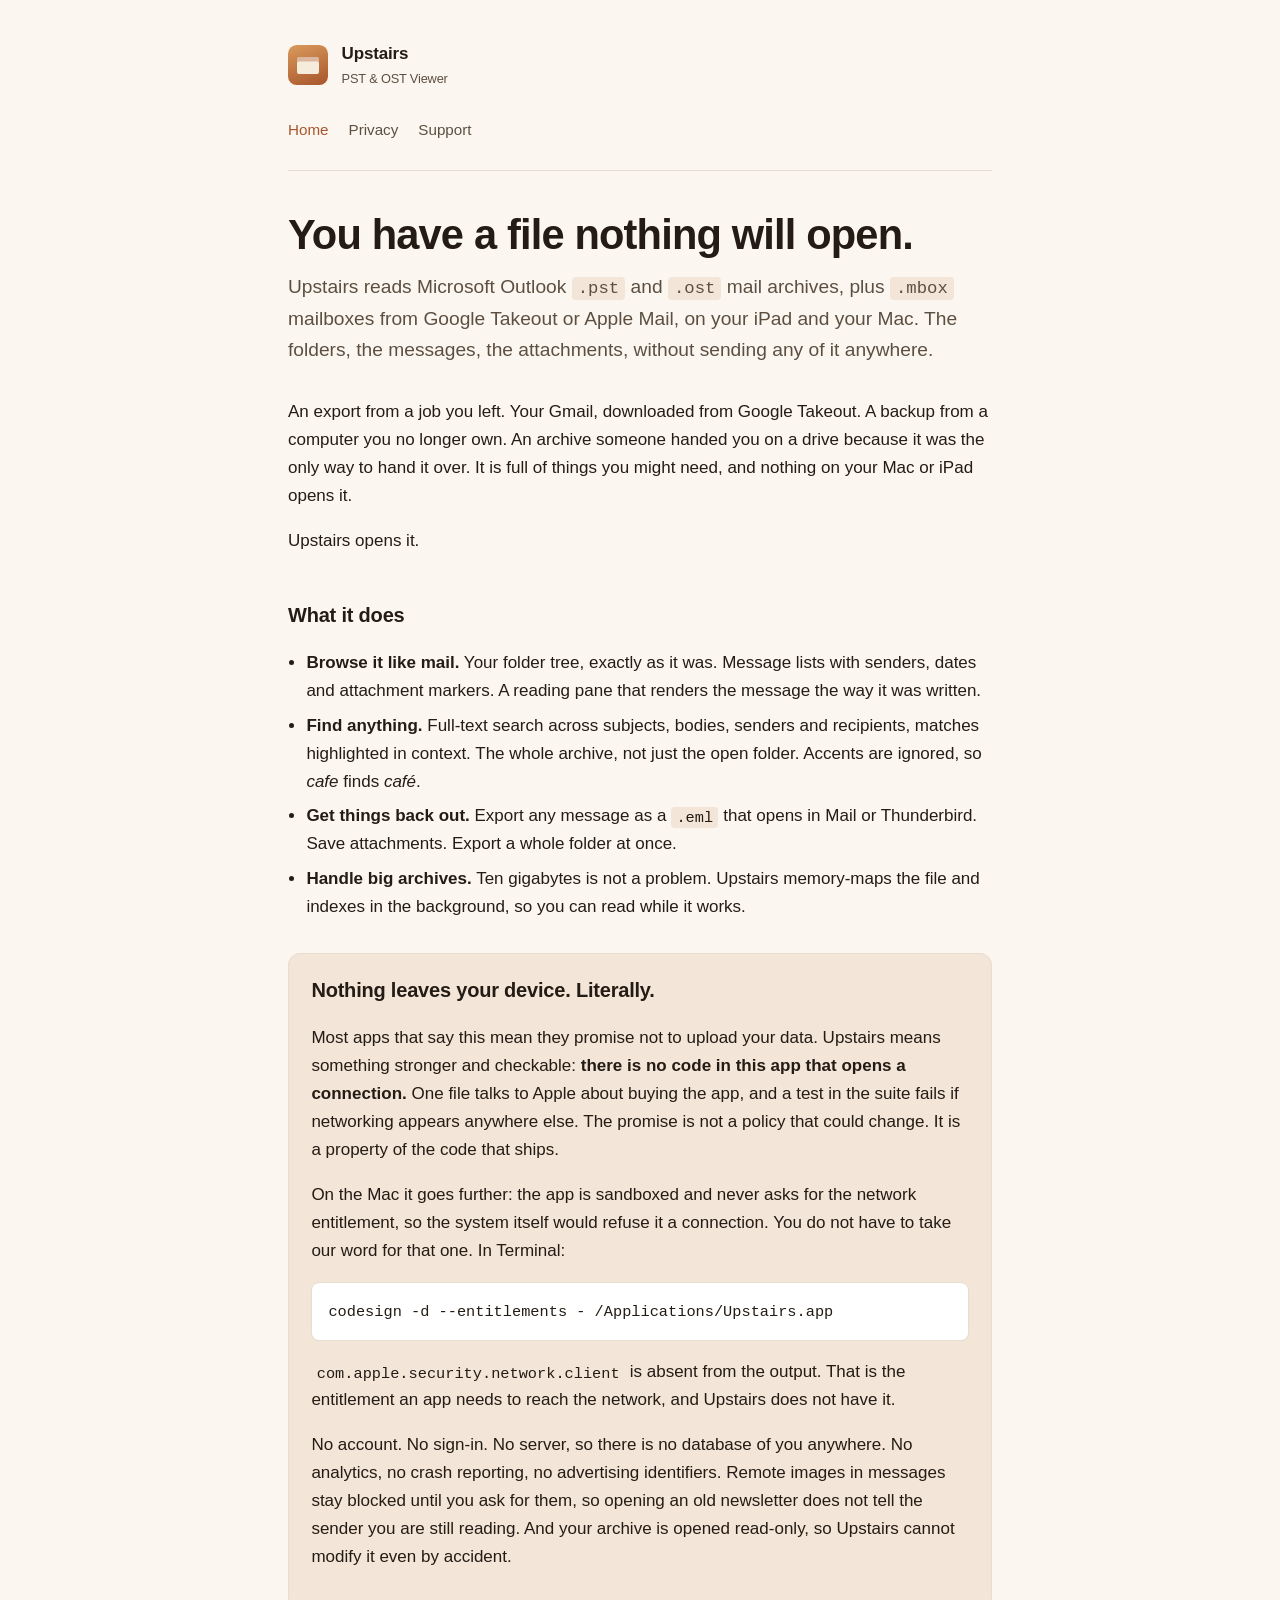
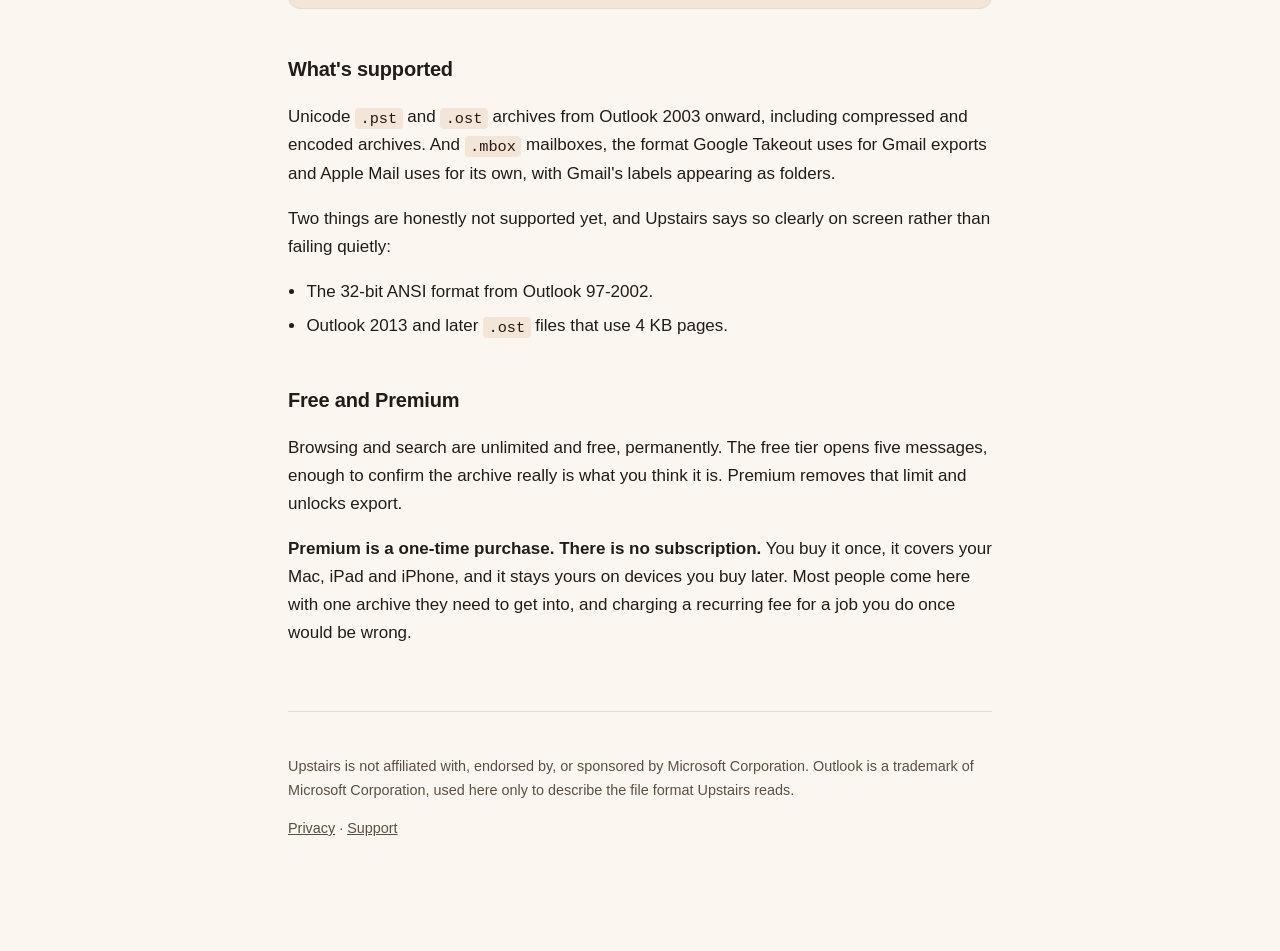
<file: index.html>
<!doctype html>
<html lang="en">
<head>
<meta charset="utf-8">
<meta name="viewport" content="width=device-width, initial-scale=1">
<title>Upstairs: open .pst, .ost and .mbox mail archives on iPad and Mac</title>
<meta name="description" content="Upstairs opens Microsoft Outlook .pst and .ost mail archives, plus .mbox mailboxes from Google Takeout or Apple Mail, on iPad and Mac, entirely offline. No account, no upload, no server to send it to.">
<link rel="stylesheet" href="style.css">
</head>
<body>
<div class="wrap">

<header>
    <div class="mark" role="img" aria-label="Upstairs app icon"></div>
    <div class="wordmark">Upstairs<span>PST &amp; OST Viewer</span></div>
</header>

<nav>
    <a href="index.html" aria-current="page">Home</a>
    <a href="privacy.html">Privacy</a>
    <a href="support.html">Support</a>
</nav>

<h1>You have a file nothing will open.</h1>

<p class="lede">Upstairs reads Microsoft Outlook <code>.pst</code> and <code>.ost</code>
mail archives, plus <code>.mbox</code> mailboxes from Google Takeout or Apple Mail, on
your iPad and your Mac. The folders, the messages, the attachments, without sending any
of it anywhere.</p>

<p>An export from a job you left. Your Gmail, downloaded from Google Takeout. A backup
from a computer you no longer own. An archive someone handed you on a drive because it
was the only way to hand it over. It is full of things you might need, and nothing on
your Mac or iPad opens it.</p>

<p>Upstairs opens it.</p>

<h2>What it does</h2>

<ul>
    <li><strong>Browse it like mail.</strong> Your folder tree, exactly as it was. Message
    lists with senders, dates and attachment markers. A reading pane that renders the
    message the way it was written.</li>
    <li><strong>Find anything.</strong> Full-text search across subjects, bodies, senders
    and recipients, matches highlighted in context. The whole archive, not just the open
    folder. Accents are ignored, so <em>cafe</em> finds <em>café</em>.</li>
    <li><strong>Get things back out.</strong> Export any message as a <code>.eml</code>
    that opens in Mail or Thunderbird. Save attachments. Export a whole folder at once.</li>
    <li><strong>Handle big archives.</strong> Ten gigabytes is not a problem. Upstairs
    memory-maps the file and indexes in the background, so you can read while it works.</li>
</ul>

<div class="claim">
<h2 style="margin-top:0">Nothing leaves your device. Literally.</h2>
<p>Most apps that say this mean they promise not to upload your data. Upstairs means
something stronger and checkable: <strong>there is no code in this app that opens a
connection.</strong> One file talks to Apple about buying the app, and a test in the suite
fails if networking appears anywhere else. The promise is not a policy that could change.
It is a property of the code that ships.</p>
<p>On the Mac it goes further: the app is sandboxed and never asks for the network
entitlement, so the system itself would refuse it a connection. You do not have to take
our word for that one. In Terminal:</p>
<pre><code>codesign -d --entitlements - /Applications/Upstairs.app</code></pre>
<p><code>com.apple.security.network.client</code> is absent from the output. That is the
entitlement an app needs to reach the network, and Upstairs does not have it.</p>
<p>No account. No sign-in. No server, so there is no database of you anywhere. No
analytics, no crash reporting, no advertising identifiers. Remote images in messages stay
blocked until you ask for them, so opening an old newsletter does not tell the sender you
are still reading. And your archive is opened read-only, so Upstairs cannot modify it even
by accident.</p>
</div>

<h2>What's supported</h2>

<p>Unicode <code>.pst</code> and <code>.ost</code> archives from Outlook 2003 onward,
including compressed and encoded archives. And <code>.mbox</code> mailboxes, the format
Google Takeout uses for Gmail exports and Apple Mail uses for its own, with Gmail's
labels appearing as folders.</p>

<p>Two things are honestly not supported yet, and Upstairs says so clearly on screen
rather than failing quietly:</p>

<ul>
    <li>The 32-bit ANSI format from Outlook 97-2002.</li>
    <li>Outlook 2013 and later <code>.ost</code> files that use 4&nbsp;KB pages.</li>
</ul>

<h2>Free and Premium</h2>

<p>Browsing and search are unlimited and free, permanently. The free tier opens five
messages, enough to confirm the archive really is what you think it is. Premium removes
that limit and unlocks export.</p>

<p><strong>Premium is a one-time purchase. There is no subscription.</strong> You buy it
once, it covers your Mac, iPad and iPhone, and it stays yours on devices you buy later.
Most people come here with one archive they need to get into, and charging a recurring fee
for a job you do once would be wrong.</p>

<footer>
    <p>Upstairs is not affiliated with, endorsed by, or sponsored by Microsoft Corporation.
    Outlook is a trademark of Microsoft Corporation, used here only to describe the file
    format Upstairs reads.</p>
    <p><a href="privacy.html">Privacy</a> · <a href="support.html">Support</a></p>
</footer>

</div>
</body>
</html>
</file>
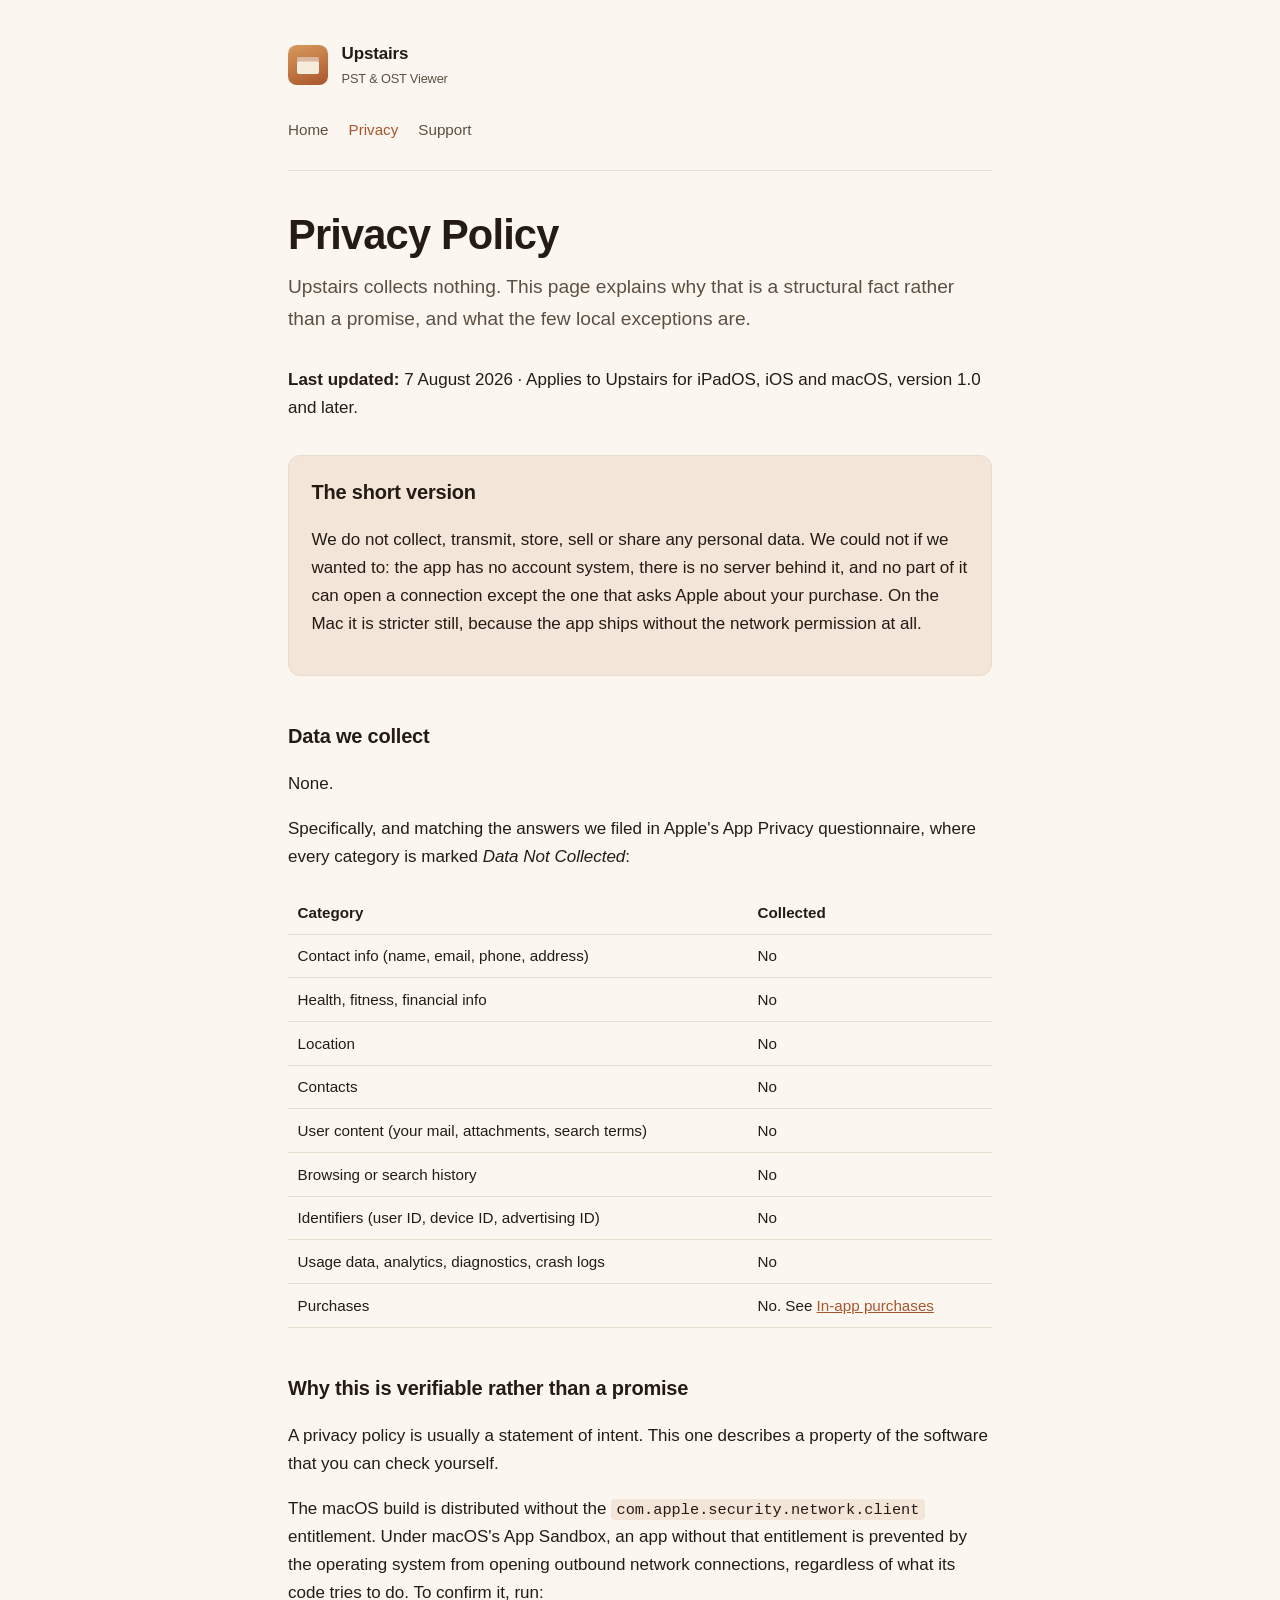
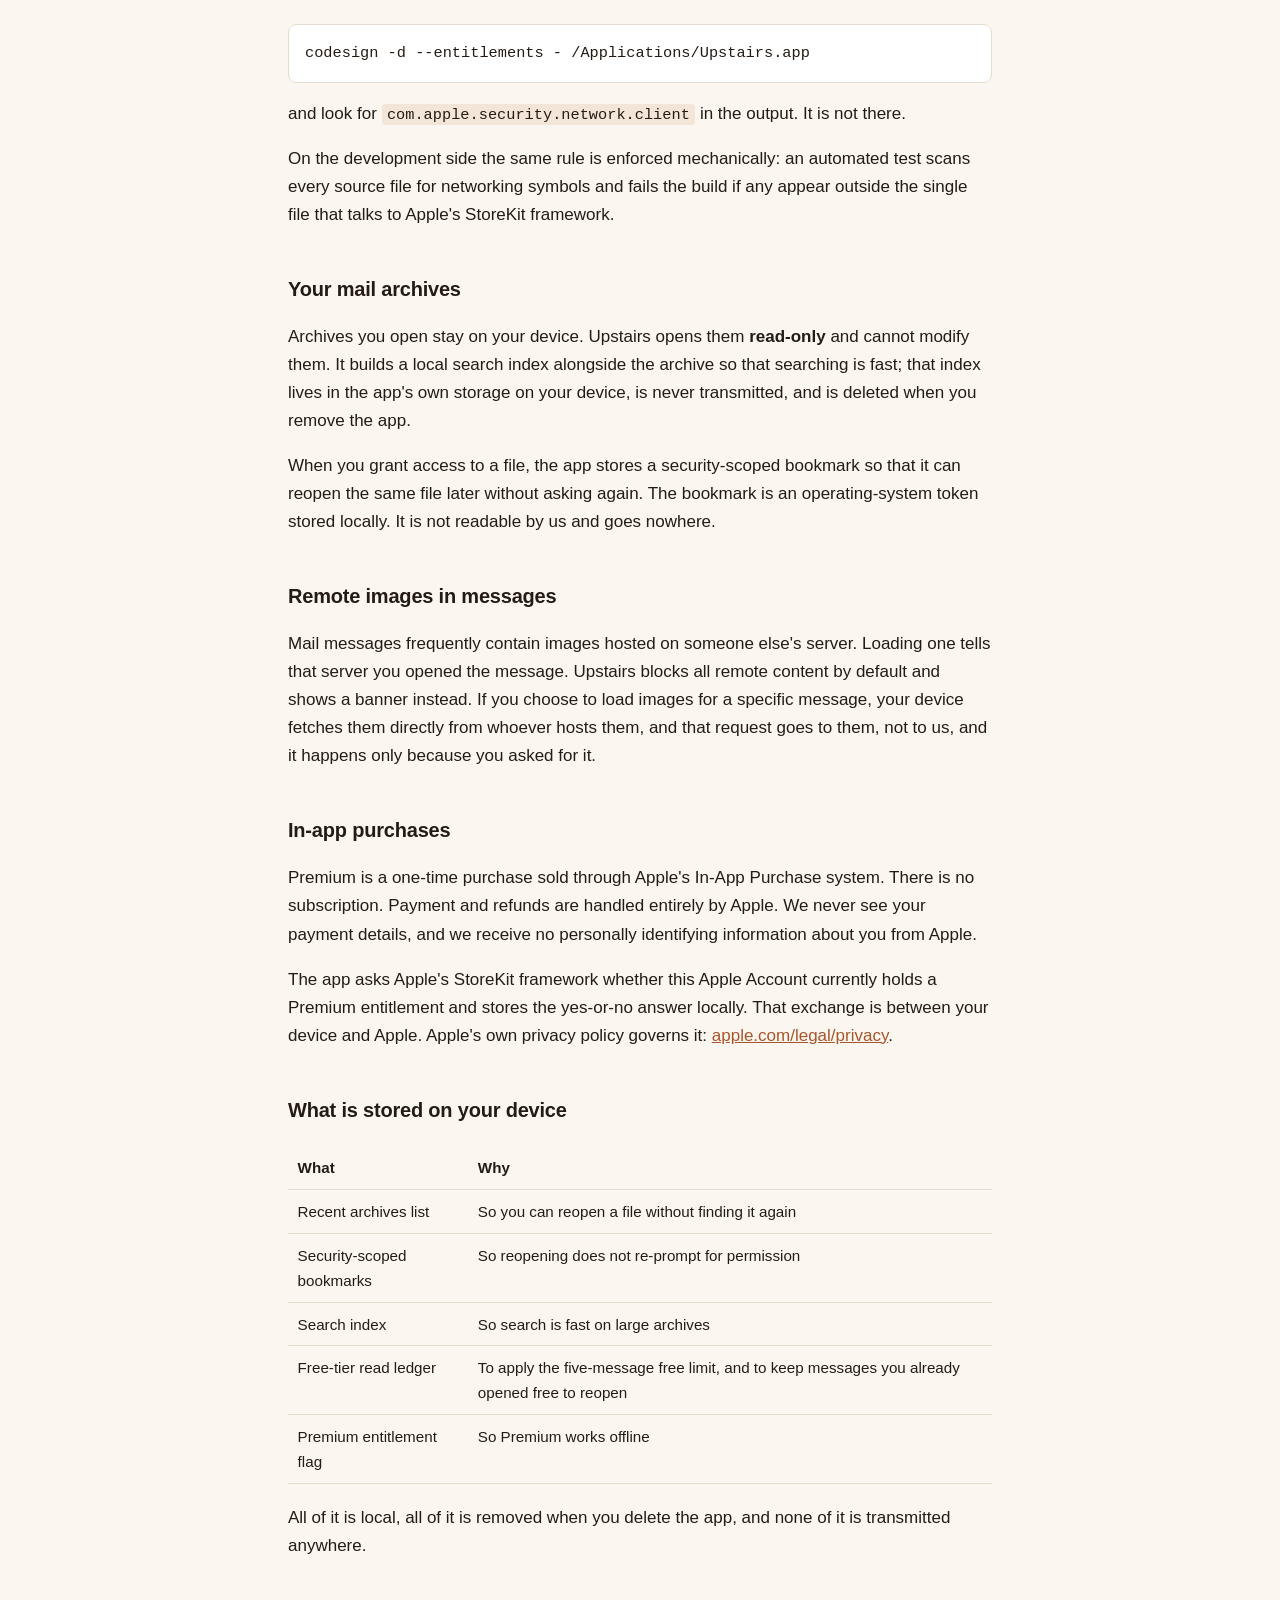
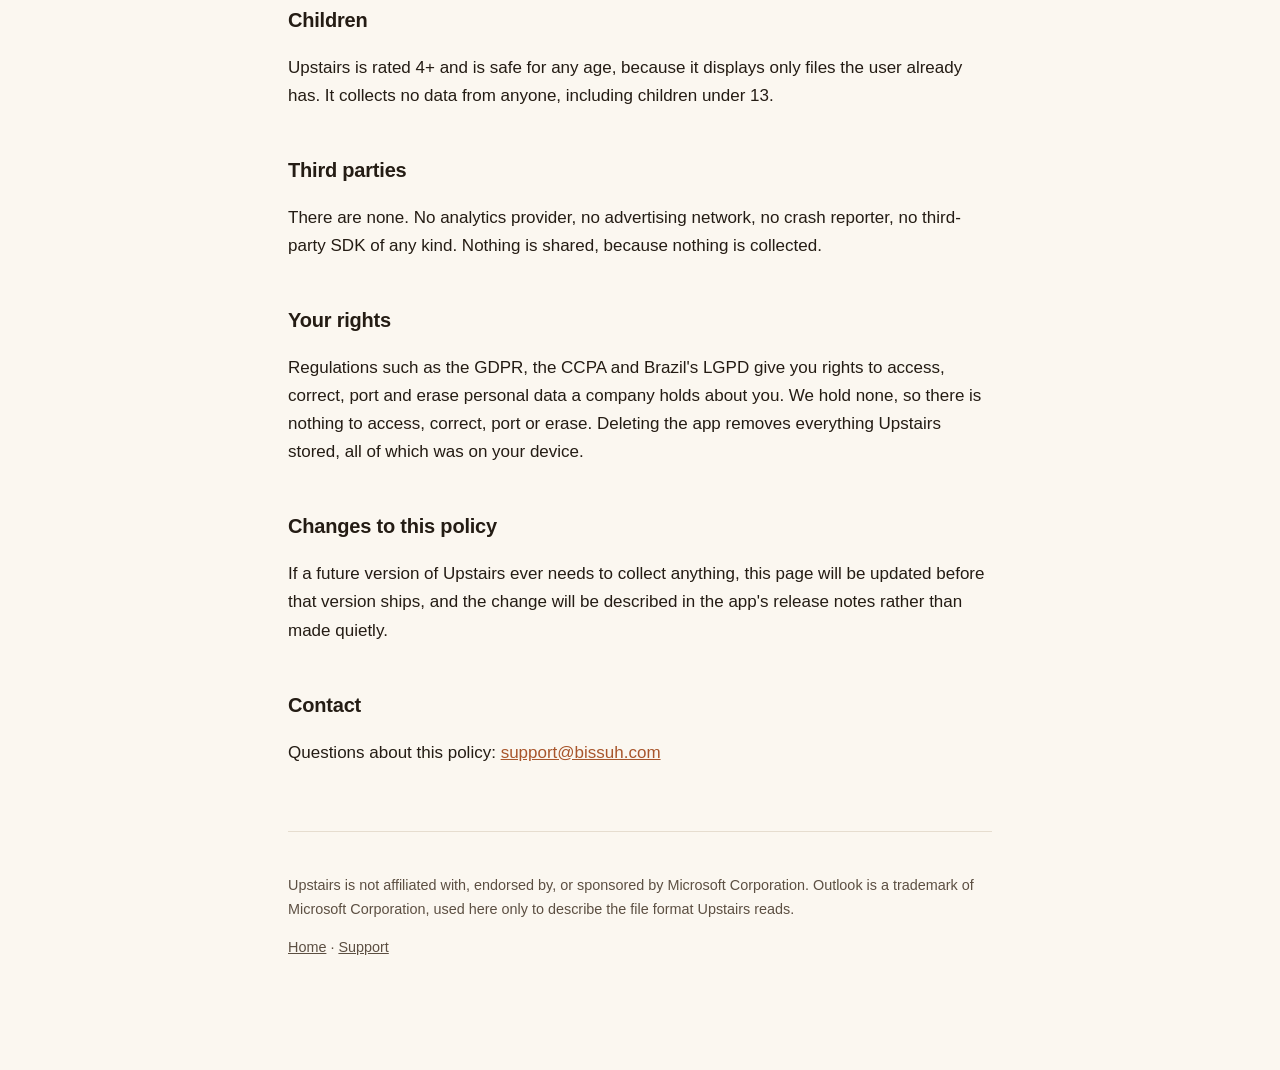
<file: privacy.html>
<!doctype html>
<html lang="en">
<head>
<meta charset="utf-8">
<meta name="viewport" content="width=device-width, initial-scale=1">
<title>Privacy Policy: Upstairs</title>
<meta name="description" content="Upstairs collects no data. It has no account system and no server, and on the Mac no network permission at all.">
<link rel="stylesheet" href="style.css">
</head>
<body>
<div class="wrap">

<header>
    <div class="mark" role="img" aria-label="Upstairs app icon"></div>
    <div class="wordmark">Upstairs<span>PST &amp; OST Viewer</span></div>
</header>

<nav>
    <a href="index.html">Home</a>
    <a href="privacy.html" aria-current="page">Privacy</a>
    <a href="support.html">Support</a>
</nav>

<h1>Privacy Policy</h1>

<p class="lede">Upstairs collects nothing. This page explains why that is a structural
fact rather than a promise, and what the few local exceptions are.</p>

<p><strong>Last updated:</strong> 7 August 2026 · Applies to Upstairs for iPadOS, iOS and
macOS, version 1.0 and later.</p>

<div class="claim">
<h2 style="margin-top:0">The short version</h2>
<p>We do not collect, transmit, store, sell or share any personal data. We could not if we
wanted to: the app has no account system, there is no server behind it, and no part of it
can open a connection except the one that asks Apple about your purchase. On the Mac it is
stricter still, because the app ships without the network permission at all.</p>
</div>

<h2>Data we collect</h2>

<p>None.</p>

<p>Specifically, and matching the answers we filed in Apple's App Privacy questionnaire,
where every category is marked <em>Data Not Collected</em>:</p>

<table>
    <tr><th>Category</th><th>Collected</th></tr>
    <tr><td>Contact info (name, email, phone, address)</td><td>No</td></tr>
    <tr><td>Health, fitness, financial info</td><td>No</td></tr>
    <tr><td>Location</td><td>No</td></tr>
    <tr><td>Contacts</td><td>No</td></tr>
    <tr><td>User content (your mail, attachments, search terms)</td><td>No</td></tr>
    <tr><td>Browsing or search history</td><td>No</td></tr>
    <tr><td>Identifiers (user ID, device ID, advertising ID)</td><td>No</td></tr>
    <tr><td>Usage data, analytics, diagnostics, crash logs</td><td>No</td></tr>
    <tr><td>Purchases</td><td>No. See <a href="#purchases">In-app purchases</a></td></tr>
</table>

<h2>Why this is verifiable rather than a promise</h2>

<p>A privacy policy is usually a statement of intent. This one describes a property of the
software that you can check yourself.</p>

<p>The macOS build is distributed without the
<code>com.apple.security.network.client</code> entitlement. Under macOS's App Sandbox, an
app without that entitlement is prevented by the operating system from opening outbound
network connections, regardless of what its code tries to do. To confirm it, run:</p>

<pre><code>codesign -d --entitlements - /Applications/Upstairs.app</code></pre>

<p>and look for <code>com.apple.security.network.client</code> in the output. It is not
there.</p>

<p>On the development side the same rule is enforced mechanically: an automated test scans
every source file for networking symbols and fails the build if any appear outside the
single file that talks to Apple's StoreKit framework.</p>

<h2>Your mail archives</h2>

<p>Archives you open stay on your device. Upstairs opens them <strong>read-only</strong>
and cannot modify them. It builds a local search index alongside the archive so that
searching is fast; that index lives in the app's own storage on your device, is never
transmitted, and is deleted when you remove the app.</p>

<p>When you grant access to a file, the app stores a security-scoped bookmark so that it
can reopen the same file later without asking again. The bookmark is an operating-system
token stored locally. It is not readable by us and goes nowhere.</p>

<h2>Remote images in messages</h2>

<p>Mail messages frequently contain images hosted on someone else's server. Loading one
tells that server you opened the message. Upstairs blocks all remote content by default
and shows a banner instead. If you choose to load images for a specific message, your
device fetches them directly from whoever hosts them, and that request goes to them, not to
us, and it happens only because you asked for it.</p>

<h2 id="purchases">In-app purchases</h2>

<p>Premium is a one-time purchase sold through Apple's In-App Purchase system. There is no
subscription. Payment and refunds are handled entirely by Apple. We never see your payment
details, and we receive no personally identifying information about you from Apple.</p>

<p>The app asks Apple's StoreKit framework whether this Apple Account currently holds a
Premium entitlement and stores the yes-or-no answer locally. That exchange is between your
device and Apple. Apple's own privacy policy governs it:
<a href="https://www.apple.com/legal/privacy/">apple.com/legal/privacy</a>.</p>

<h2>What is stored on your device</h2>

<table>
    <tr><th>What</th><th>Why</th></tr>
    <tr><td>Recent archives list</td><td>So you can reopen a file without finding it again</td></tr>
    <tr><td>Security-scoped bookmarks</td><td>So reopening does not re-prompt for permission</td></tr>
    <tr><td>Search index</td><td>So search is fast on large archives</td></tr>
    <tr><td>Free-tier read ledger</td><td>To apply the five-message free limit, and to keep messages you already opened free to reopen</td></tr>
    <tr><td>Premium entitlement flag</td><td>So Premium works offline</td></tr>
</table>

<p>All of it is local, all of it is removed when you delete the app, and none of it is
transmitted anywhere.</p>

<h2>Children</h2>

<p>Upstairs is rated 4+ and is safe for any age, because it displays only files the user
already has. It collects no data from anyone, including children under 13.</p>

<h2>Third parties</h2>

<p>There are none. No analytics provider, no advertising network, no crash reporter, no
third-party SDK of any kind. Nothing is shared, because nothing is collected.</p>

<h2>Your rights</h2>

<p>Regulations such as the GDPR, the CCPA and Brazil's LGPD give you rights to access,
correct, port and erase personal data a company holds about you. We hold none, so there is
nothing to access, correct, port or erase. Deleting the app removes everything Upstairs
stored, all of which was on your device.</p>

<h2>Changes to this policy</h2>

<p>If a future version of Upstairs ever needs to collect anything, this page will be
updated before that version ships, and the change will be described in the app's release
notes rather than made quietly.</p>

<h2>Contact</h2>

<p>Questions about this policy: <a href="mailto:support@bissuh.com">support@bissuh.com</a></p>

<footer>
    <p>Upstairs is not affiliated with, endorsed by, or sponsored by Microsoft Corporation.
    Outlook is a trademark of Microsoft Corporation, used here only to describe the file
    format Upstairs reads.</p>
    <p><a href="index.html">Home</a> · <a href="support.html">Support</a></p>
</footer>

</div>
</body>
</html>
</file>
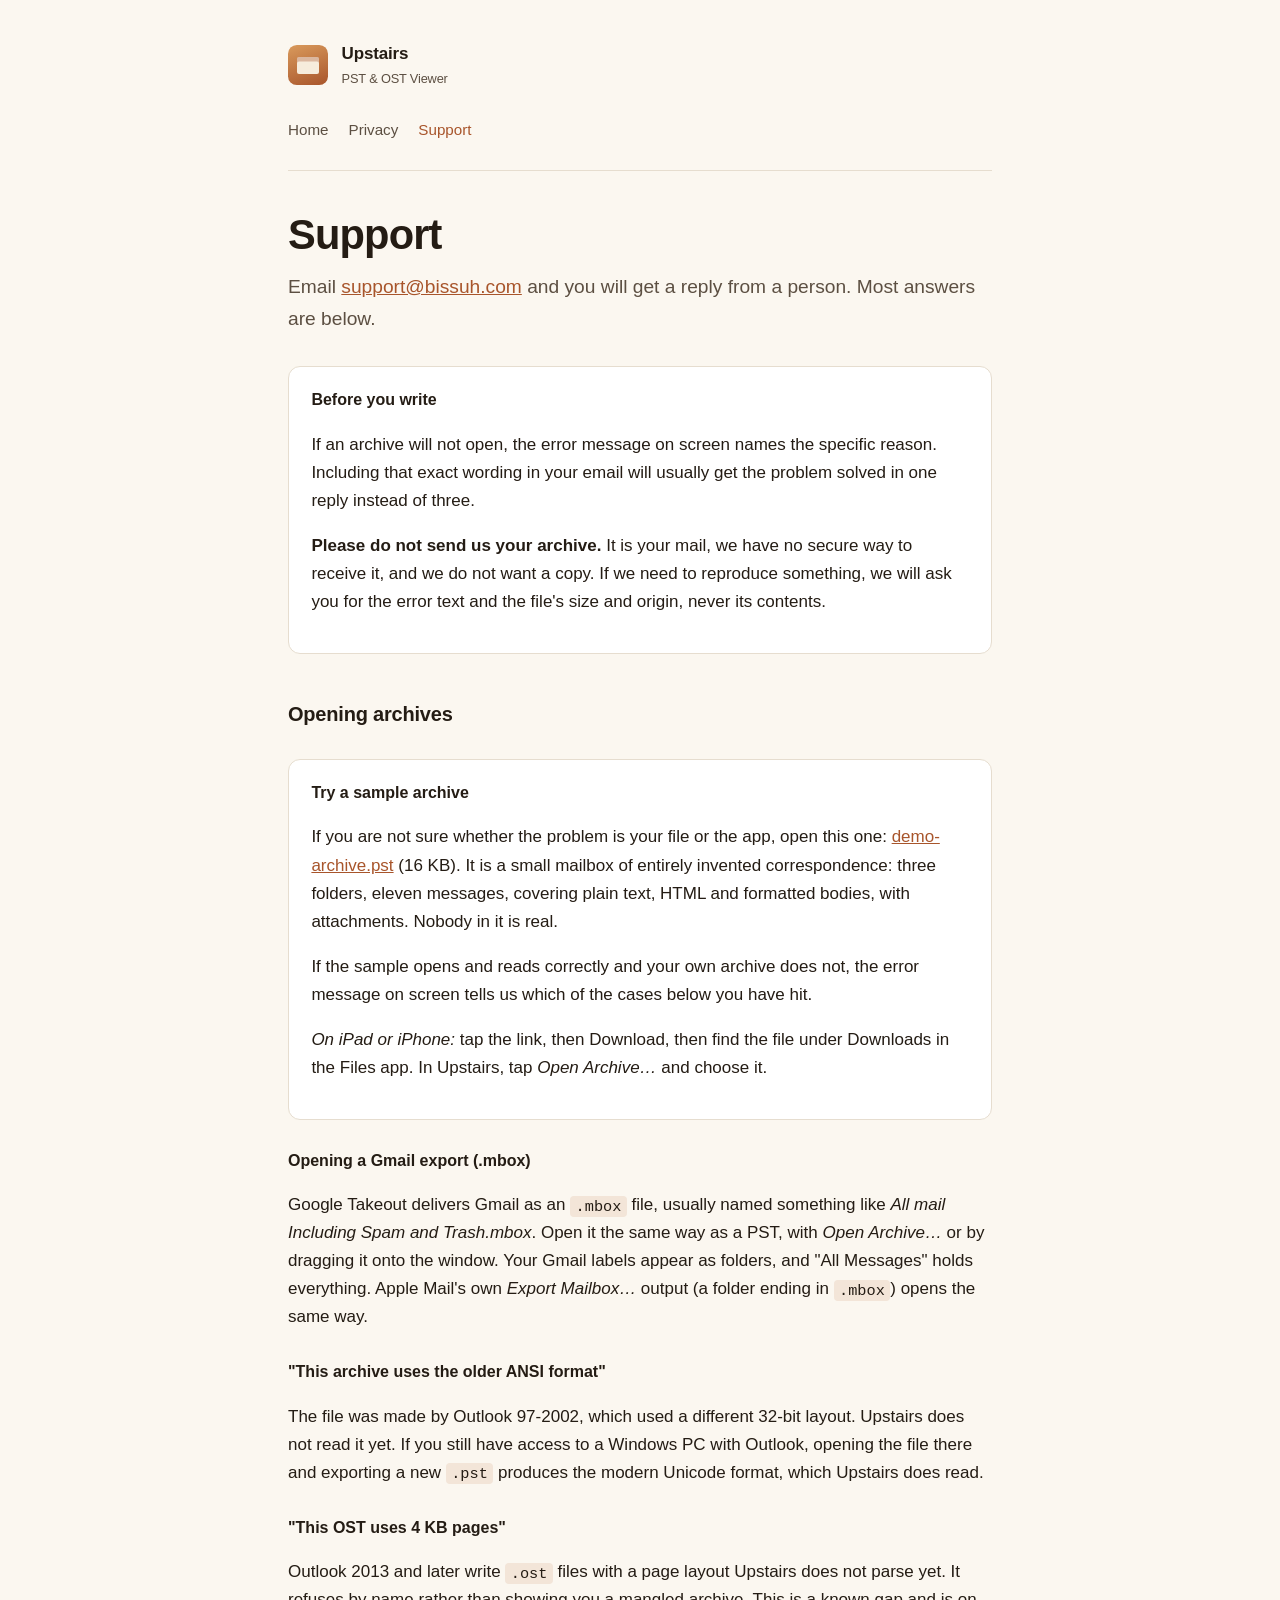
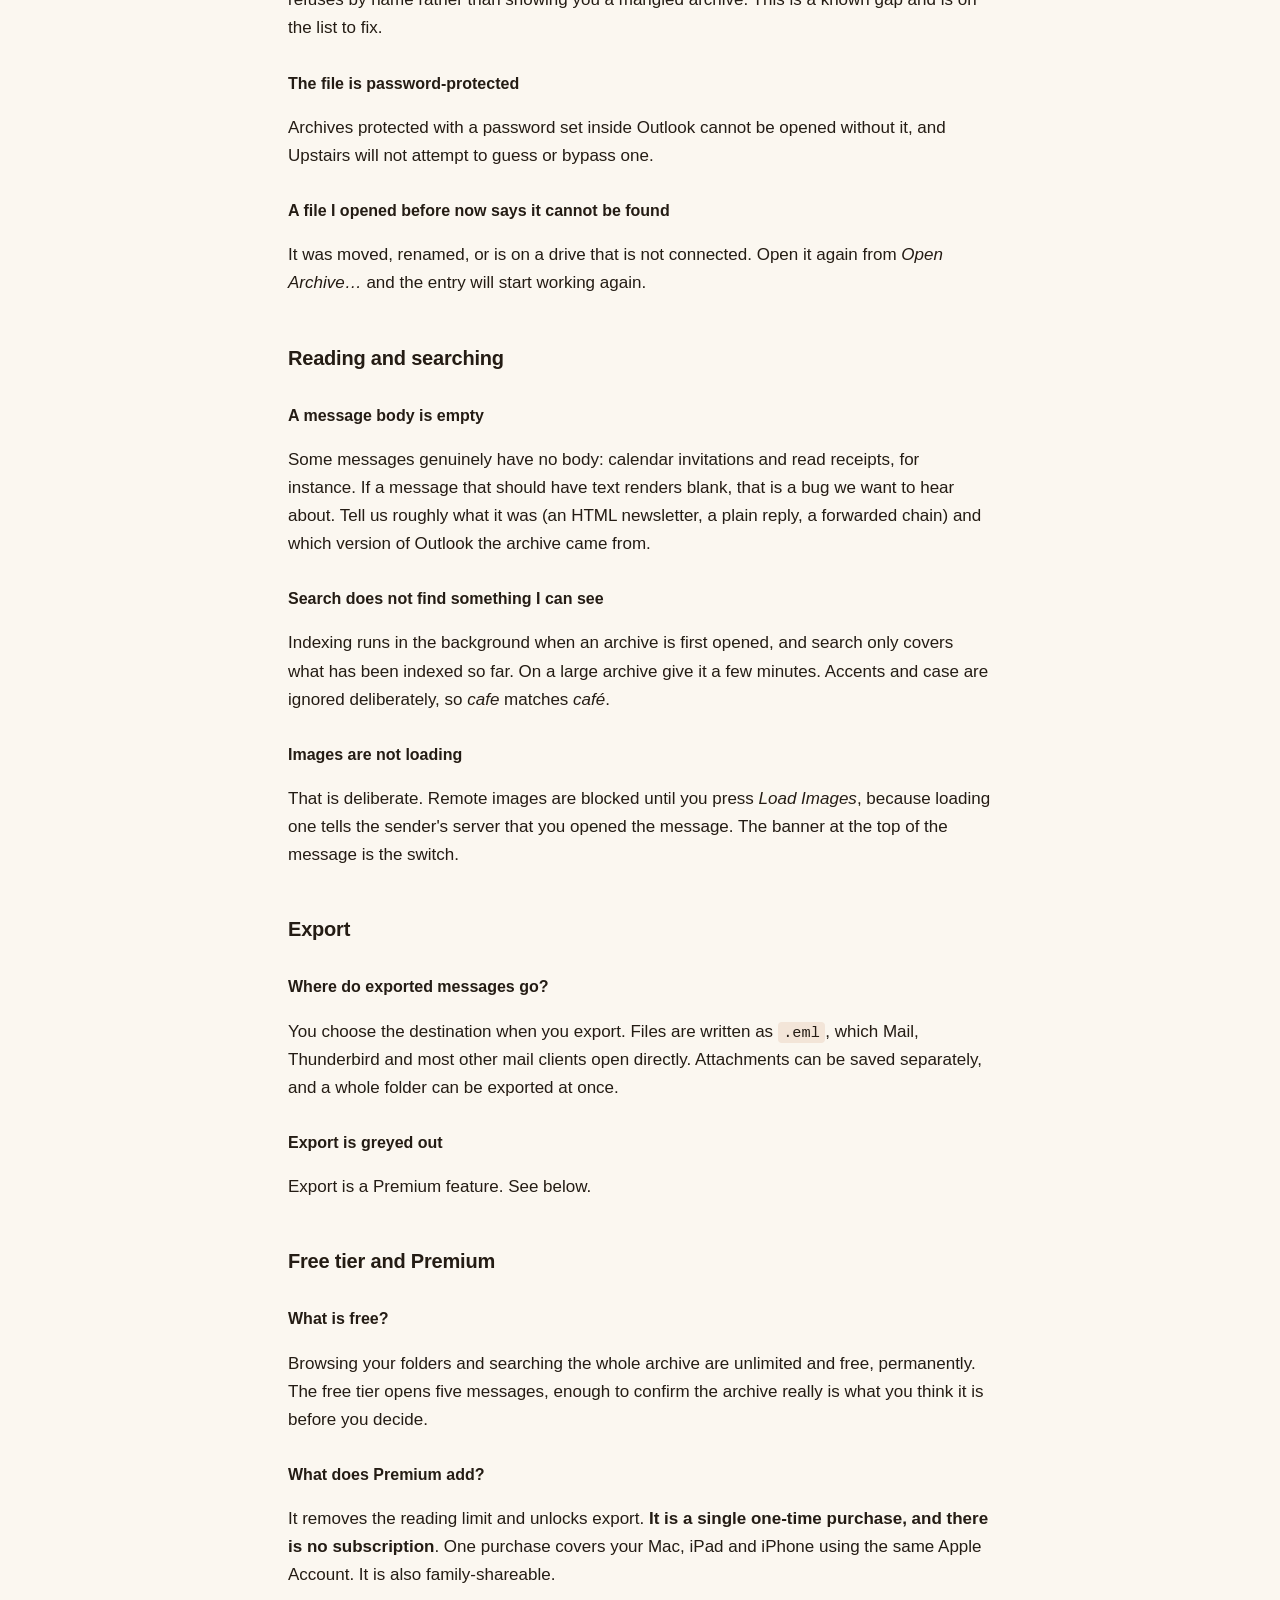
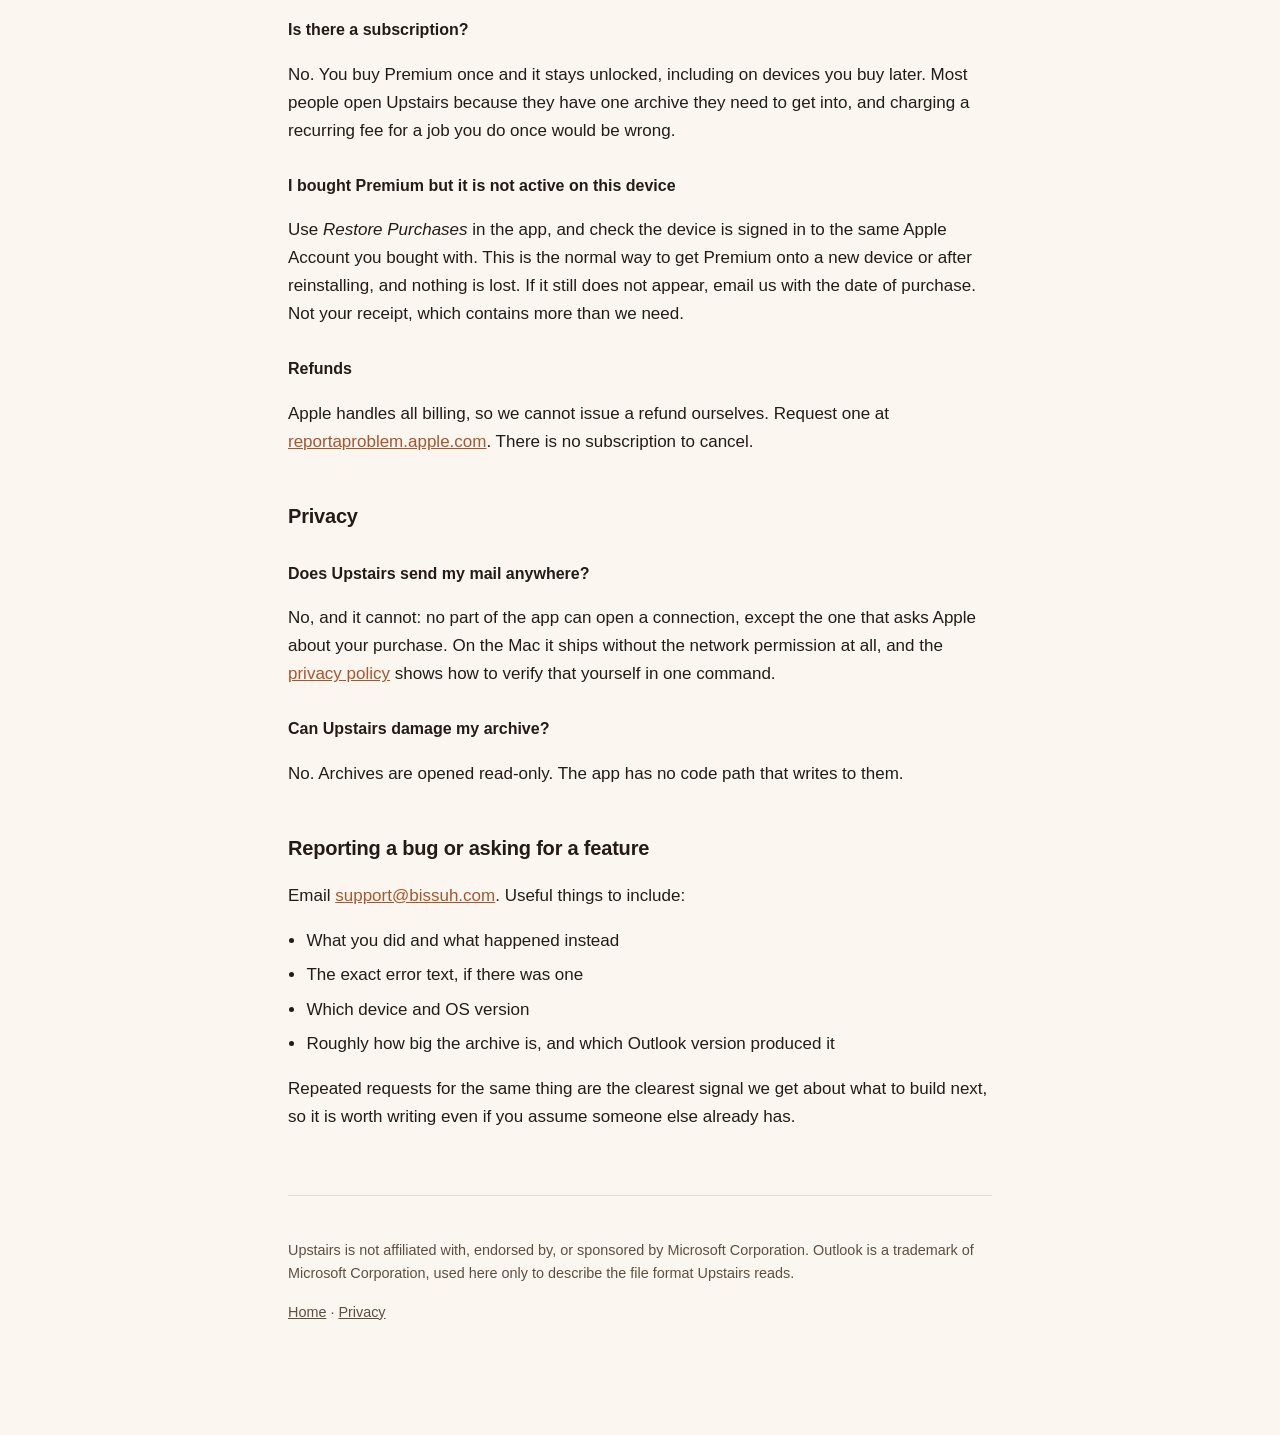
<file: support.html>
<!doctype html>
<html lang="en">
<head>
<meta charset="utf-8">
<meta name="viewport" content="width=device-width, initial-scale=1">
<title>Support: Upstairs</title>
<meta name="description" content="Help with Upstairs: unsupported archive formats, missing messages, export, purchases and restoring Premium.">
<link rel="stylesheet" href="style.css">
</head>
<body>
<div class="wrap">

<header>
    <div class="mark" role="img" aria-label="Upstairs app icon"></div>
    <div class="wordmark">Upstairs<span>PST &amp; OST Viewer</span></div>
</header>

<nav>
    <a href="index.html">Home</a>
    <a href="privacy.html">Privacy</a>
    <a href="support.html" aria-current="page">Support</a>
</nav>

<h1>Support</h1>

<p class="lede">Email <a href="mailto:support@bissuh.com">support@bissuh.com</a> and you will get a
reply from a person. Most answers are below.</p>

<div class="panel">
<h3 style="margin-top:0">Before you write</h3>
<p>If an archive will not open, the error message on screen names the specific reason.
Including that exact wording in your email will usually get the problem solved in one
reply instead of three.</p>
<p><strong>Please do not send us your archive.</strong> It is your mail, we have no secure
way to receive it, and we do not want a copy. If we need to reproduce something, we will
ask you for the error text and the file's size and origin, never its contents.</p>
</div>

<h2>Opening archives</h2>

<div class="panel">
<h3 style="margin-top:0">Try a sample archive</h3>
<p>If you are not sure whether the problem is your file or the app, open this one:
<a href="demo-archive.pst" download>demo-archive.pst</a> (16&nbsp;KB). It is a small mailbox
of entirely invented correspondence: three folders, eleven messages, covering plain text,
HTML and formatted bodies, with attachments. Nobody in it is real.</p>
<p>If the sample opens and reads correctly and your own archive does not, the error message
on screen tells us which of the cases below you have hit.</p>
<p><em>On iPad or iPhone:</em> tap the link, then Download, then find the file under
Downloads in the Files app. In Upstairs, tap <em>Open Archive…</em> and choose it.</p>
</div>

<h3>Opening a Gmail export (.mbox)</h3>
<p>Google Takeout delivers Gmail as an <code>.mbox</code> file, usually named something
like <em>All mail Including Spam and Trash.mbox</em>. Open it the same way as a PST, with
<em>Open Archive…</em> or by dragging it onto the window. Your Gmail labels appear as folders,
and "All Messages" holds everything. Apple Mail's own <em>Export Mailbox…</em> output
(a folder ending in <code>.mbox</code>) opens the same way.</p>

<h3>"This archive uses the older ANSI format"</h3>
<p>The file was made by Outlook 97-2002, which used a different 32-bit layout. Upstairs
does not read it yet. If you still have access to a Windows PC with Outlook, opening the
file there and exporting a new <code>.pst</code> produces the modern Unicode format, which
Upstairs does read.</p>

<h3>"This OST uses 4 KB pages"</h3>
<p>Outlook 2013 and later write <code>.ost</code> files with a page layout Upstairs does
not parse yet. It refuses by name rather than showing you a mangled archive. This is a
known gap and is on the list to fix.</p>

<h3>The file is password-protected</h3>
<p>Archives protected with a password set inside Outlook cannot be opened without it, and
Upstairs will not attempt to guess or bypass one.</p>

<h3>A file I opened before now says it cannot be found</h3>
<p>It was moved, renamed, or is on a drive that is not connected. Open it again from
<em>Open Archive…</em> and the entry will start working again.</p>

<h2>Reading and searching</h2>

<h3>A message body is empty</h3>
<p>Some messages genuinely have no body: calendar invitations and read receipts, for
instance. If a message that should have text renders blank, that is a bug we want to hear
about. Tell us roughly what it was (an HTML newsletter, a plain reply, a forwarded chain)
and which version of Outlook the archive came from.</p>

<h3>Search does not find something I can see</h3>
<p>Indexing runs in the background when an archive is first opened, and search only covers
what has been indexed so far. On a large archive give it a few minutes. Accents and case
are ignored deliberately, so <em>cafe</em> matches <em>café</em>.</p>

<h3>Images are not loading</h3>
<p>That is deliberate. Remote images are blocked until you press <em>Load Images</em>,
because loading one tells the sender's server that you opened the message. The banner at
the top of the message is the switch.</p>

<h2>Export</h2>

<h3>Where do exported messages go?</h3>
<p>You choose the destination when you export. Files are written as <code>.eml</code>,
which Mail, Thunderbird and most other mail clients open directly. Attachments can be
saved separately, and a whole folder can be exported at once.</p>

<h3>Export is greyed out</h3>
<p>Export is a Premium feature. See below.</p>

<h2>Free tier and Premium</h2>

<h3>What is free?</h3>
<p>Browsing your folders and searching the whole archive are unlimited and free,
permanently. The free tier opens five messages, enough to confirm the archive really is
what you think it is before you decide.</p>

<h3>What does Premium add?</h3>
<p>It removes the reading limit and unlocks export. <strong>It is a single one-time
purchase, and there is no subscription</strong>. One purchase covers your Mac, iPad and
iPhone using the same Apple Account. It is also family-shareable.</p>

<h3>Is there a subscription?</h3>
<p>No. You buy Premium once and it stays unlocked, including on devices you buy later.
Most people open Upstairs because they have one archive they need to get into, and
charging a recurring fee for a job you do once would be wrong.</p>

<h3>I bought Premium but it is not active on this device</h3>
<p>Use <em>Restore Purchases</em> in the app, and check the device is signed in to the
same Apple Account you bought with. This is the normal way to get Premium onto a new
device or after reinstalling, and nothing is lost. If it still does not appear, email us
with the date of purchase. Not your receipt, which contains more than we need.</p>

<h3>Refunds</h3>
<p>Apple handles all billing, so we cannot issue a refund ourselves. Request one at
<a href="https://reportaproblem.apple.com">reportaproblem.apple.com</a>. There is no
subscription to cancel.</p>

<h2>Privacy</h2>

<h3>Does Upstairs send my mail anywhere?</h3>
<p>No, and it cannot: no part of the app can open a connection, except the one that asks
Apple about your purchase. On the Mac it ships without the network permission at all, and
the <a href="privacy.html">privacy policy</a> shows how to verify that yourself in one
command.</p>

<h3>Can Upstairs damage my archive?</h3>
<p>No. Archives are opened read-only. The app has no code path that writes to them.</p>

<h2>Reporting a bug or asking for a feature</h2>

<p>Email <a href="mailto:support@bissuh.com">support@bissuh.com</a>. Useful things to include:</p>

<ul>
    <li>What you did and what happened instead</li>
    <li>The exact error text, if there was one</li>
    <li>Which device and OS version</li>
    <li>Roughly how big the archive is, and which Outlook version produced it</li>
</ul>

<p>Repeated requests for the same thing are the clearest signal we get about what to build
next, so it is worth writing even if you assume someone else already has.</p>

<footer>
    <p>Upstairs is not affiliated with, endorsed by, or sponsored by Microsoft Corporation.
    Outlook is a trademark of Microsoft Corporation, used here only to describe the file
    format Upstairs reads.</p>
    <p><a href="index.html">Home</a> · <a href="privacy.html">Privacy</a></p>
</footer>

</div>
</body>
</html>
</file>
<file: style.css>
/* Shared styling for the three pages App Review requires a URL for.
   No fonts, scripts or images are fetched — the page loads with nothing but this file,
   which is the same claim the app itself makes. */

:root {
    color-scheme: light dark;
    --ink: #241c14;
    --ink-soft: #5c4f42;
    --paper: #fbf7f0;
    --panel: #ffffff;
    --rule: #e6ddcf;
    --accent: #a8552b;
    --accent-soft: #f3e5d8;
}

@media (prefers-color-scheme: dark) {
    :root {
        --ink: #f0e8dc;
        --ink-soft: #a99b8a;
        --paper: #17120d;
        --panel: #201911;
        --rule: #362b1f;
        --accent: #e08b53;
        --accent-soft: #2b2015;
    }
}

* { box-sizing: border-box; }

body {
    margin: 0;
    padding: 0 1.5rem 6rem;
    background: var(--paper);
    color: var(--ink);
    font: 17px/1.65 -apple-system, BlinkMacSystemFont, "Segoe UI", Roboto, sans-serif;
    -webkit-text-size-adjust: 100%;
}

.wrap { max-width: 44rem; margin: 0 auto; }

header {
    display: flex;
    align-items: center;
    gap: 0.85rem;
    padding: 2.5rem 0 0;
}

.mark {
    width: 2.5rem;
    height: 2.5rem;
    flex: none;
    border-radius: 22%;
    background: linear-gradient(160deg, #d99a5c, #a8552b);
    position: relative;
}

/* The cream archive box from the app icon, drawn rather than fetched. */
.mark::after {
    content: "";
    position: absolute;
    inset: 30% 22% 26%;
    background: #f6ecdc;
    border-radius: 2px;
    box-shadow: inset 0 0.28rem 0 rgba(168, 85, 43, 0.35);
}

.wordmark { font-weight: 600; letter-spacing: -0.01em; }
.wordmark span { display: block; font-size: 0.8rem; font-weight: 400; color: var(--ink-soft); }

nav {
    margin: 1.75rem 0 0;
    padding-bottom: 1.75rem;
    border-bottom: 1px solid var(--rule);
    display: flex;
    gap: 1.25rem;
    font-size: 0.95rem;
}

nav a { color: var(--ink-soft); text-decoration: none; }
nav a:hover, nav a[aria-current] { color: var(--accent); }

h1 {
    font-size: clamp(1.9rem, 5vw, 2.6rem);
    line-height: 1.15;
    letter-spacing: -0.02em;
    margin: 2.5rem 0 0.75rem;
}

h2 {
    font-size: 1.25rem;
    letter-spacing: -0.01em;
    margin: 2.75rem 0 0.6rem;
}

h3 { font-size: 1rem; margin: 1.75rem 0 0.4rem; }

.lede { font-size: 1.2rem; color: var(--ink-soft); margin: 0 0 2rem; }

a { color: var(--accent); }

ul { padding-left: 1.15rem; }
li { margin: 0.4rem 0; }

.panel {
    background: var(--panel);
    border: 1px solid var(--rule);
    border-radius: 0.75rem;
    padding: 1.25rem 1.4rem;
    margin: 1.75rem 0;
}

.panel h2, .panel h3 { margin-top: 0; }

.claim {
    background: var(--accent-soft);
    border: 1px solid var(--rule);
    border-radius: 0.75rem;
    padding: 1.25rem 1.4rem;
    margin: 2rem 0;
}

code {
    font: 0.9em/1.4 ui-monospace, SFMono-Regular, Menlo, monospace;
    background: var(--accent-soft);
    padding: 0.1em 0.35em;
    border-radius: 0.25rem;
}

pre {
    background: var(--panel);
    border: 1px solid var(--rule);
    border-radius: 0.5rem;
    padding: 0.9rem 1rem;
    overflow-x: auto;
}

pre code { background: none; padding: 0; }

table { border-collapse: collapse; width: 100%; margin: 1.25rem 0; font-size: 0.95rem; }
th, td { text-align: left; padding: 0.55rem 0.6rem; border-bottom: 1px solid var(--rule); vertical-align: top; }
th { font-weight: 600; }

footer {
    margin-top: 4rem;
    padding-top: 1.75rem;
    border-top: 1px solid var(--rule);
    font-size: 0.9rem;
    color: var(--ink-soft);
}

footer a { color: var(--ink-soft); }
</file>
